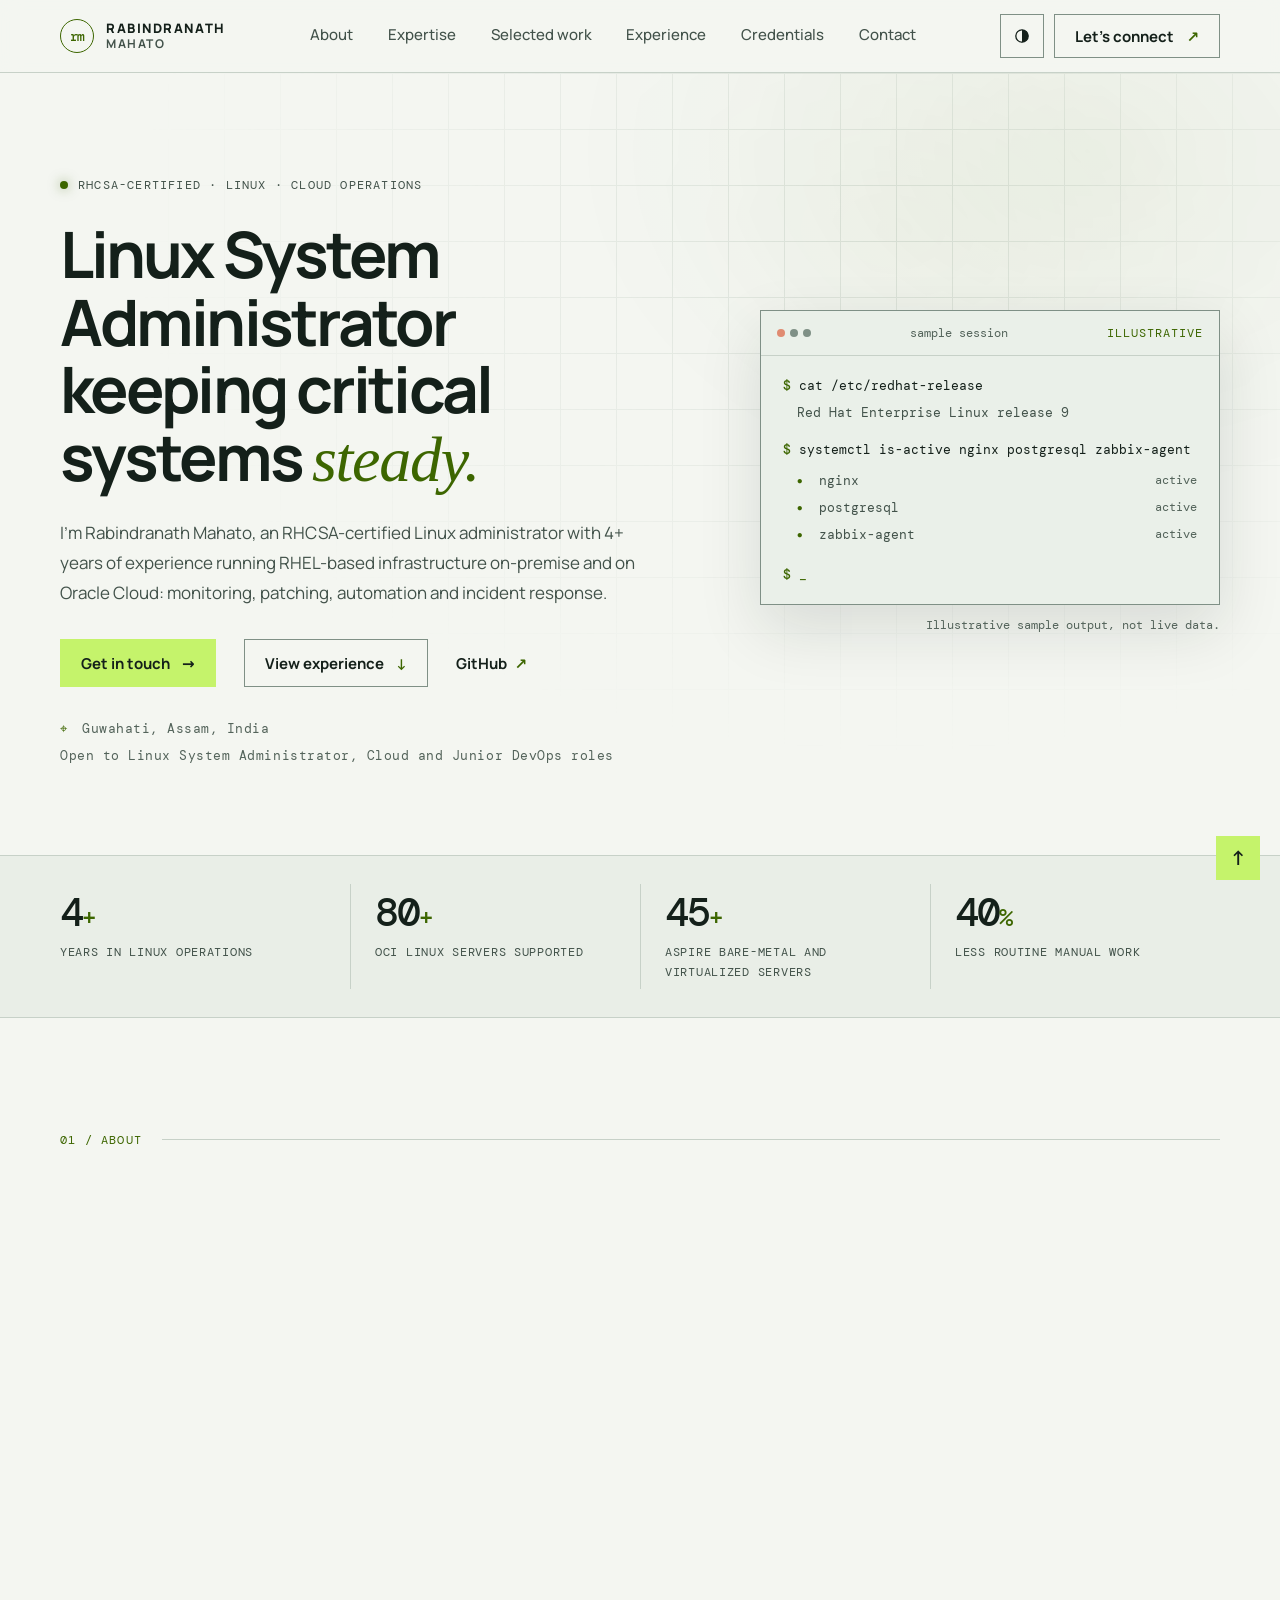
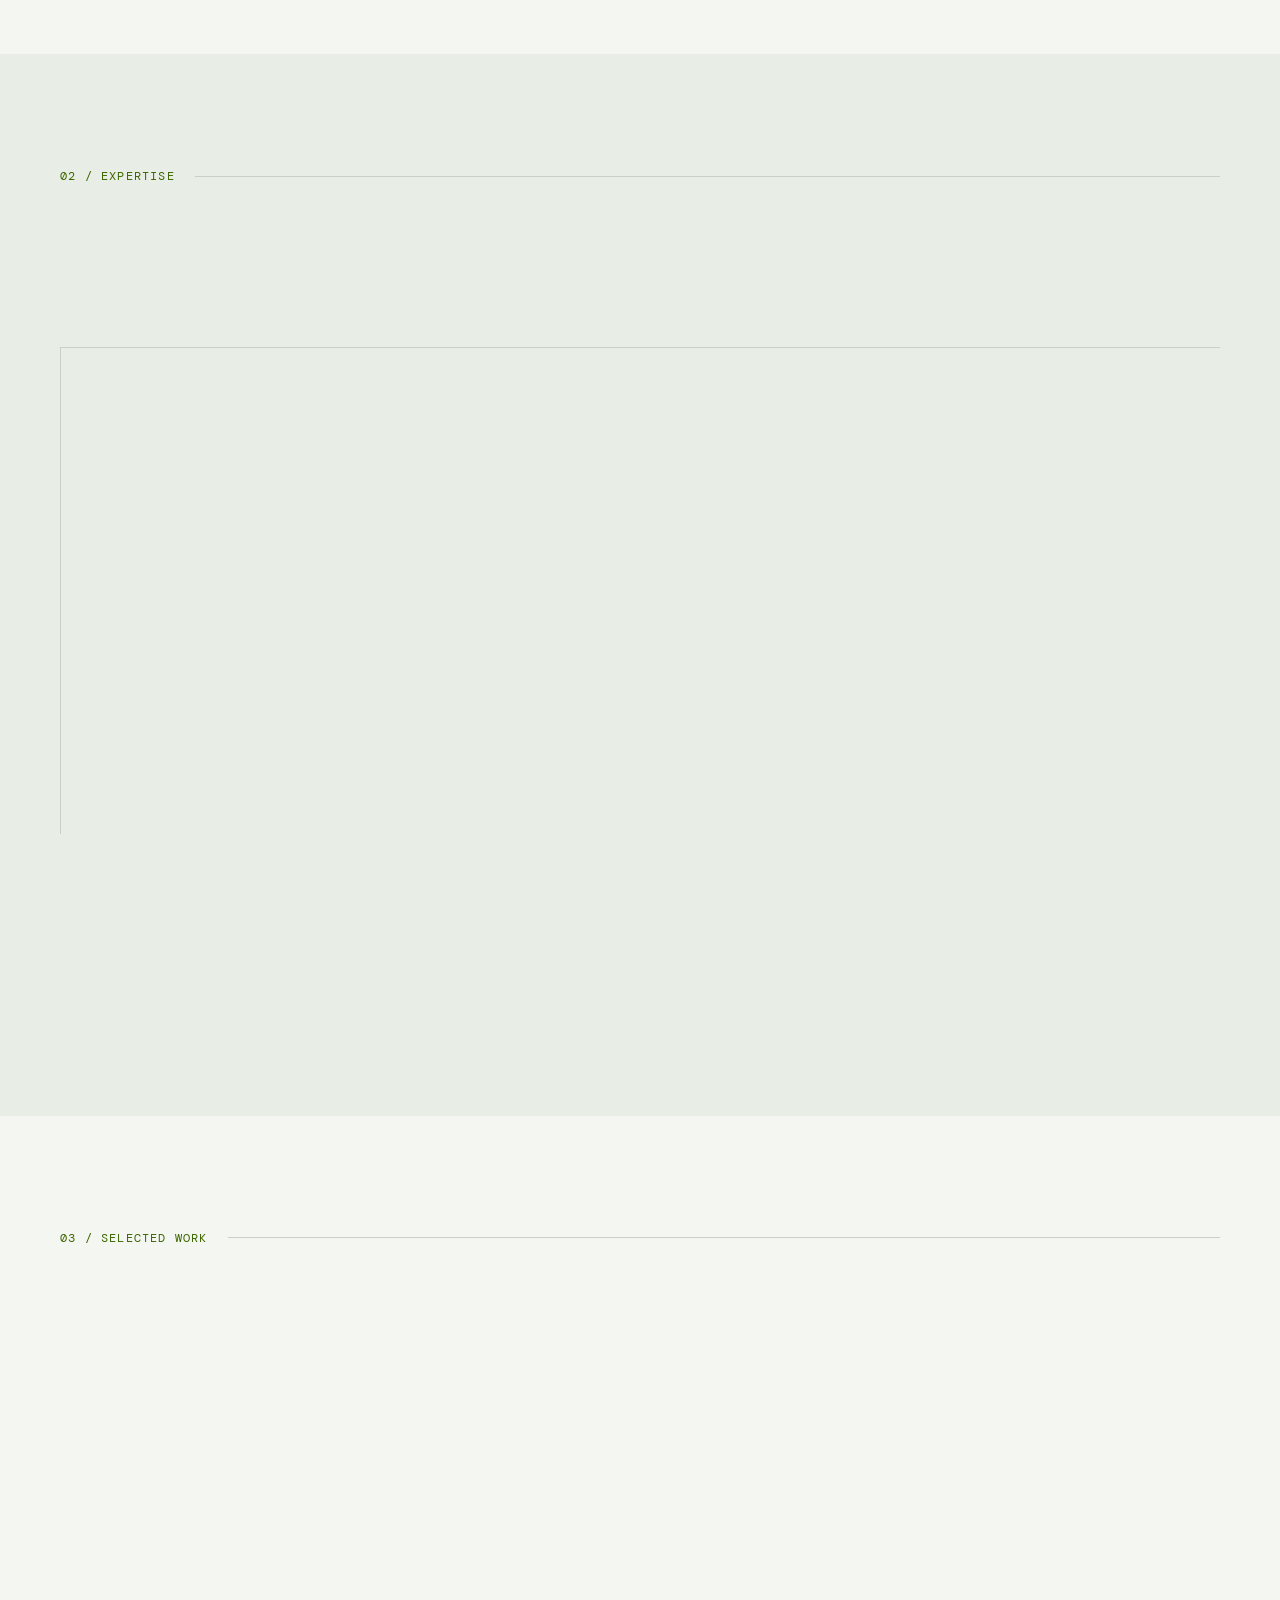
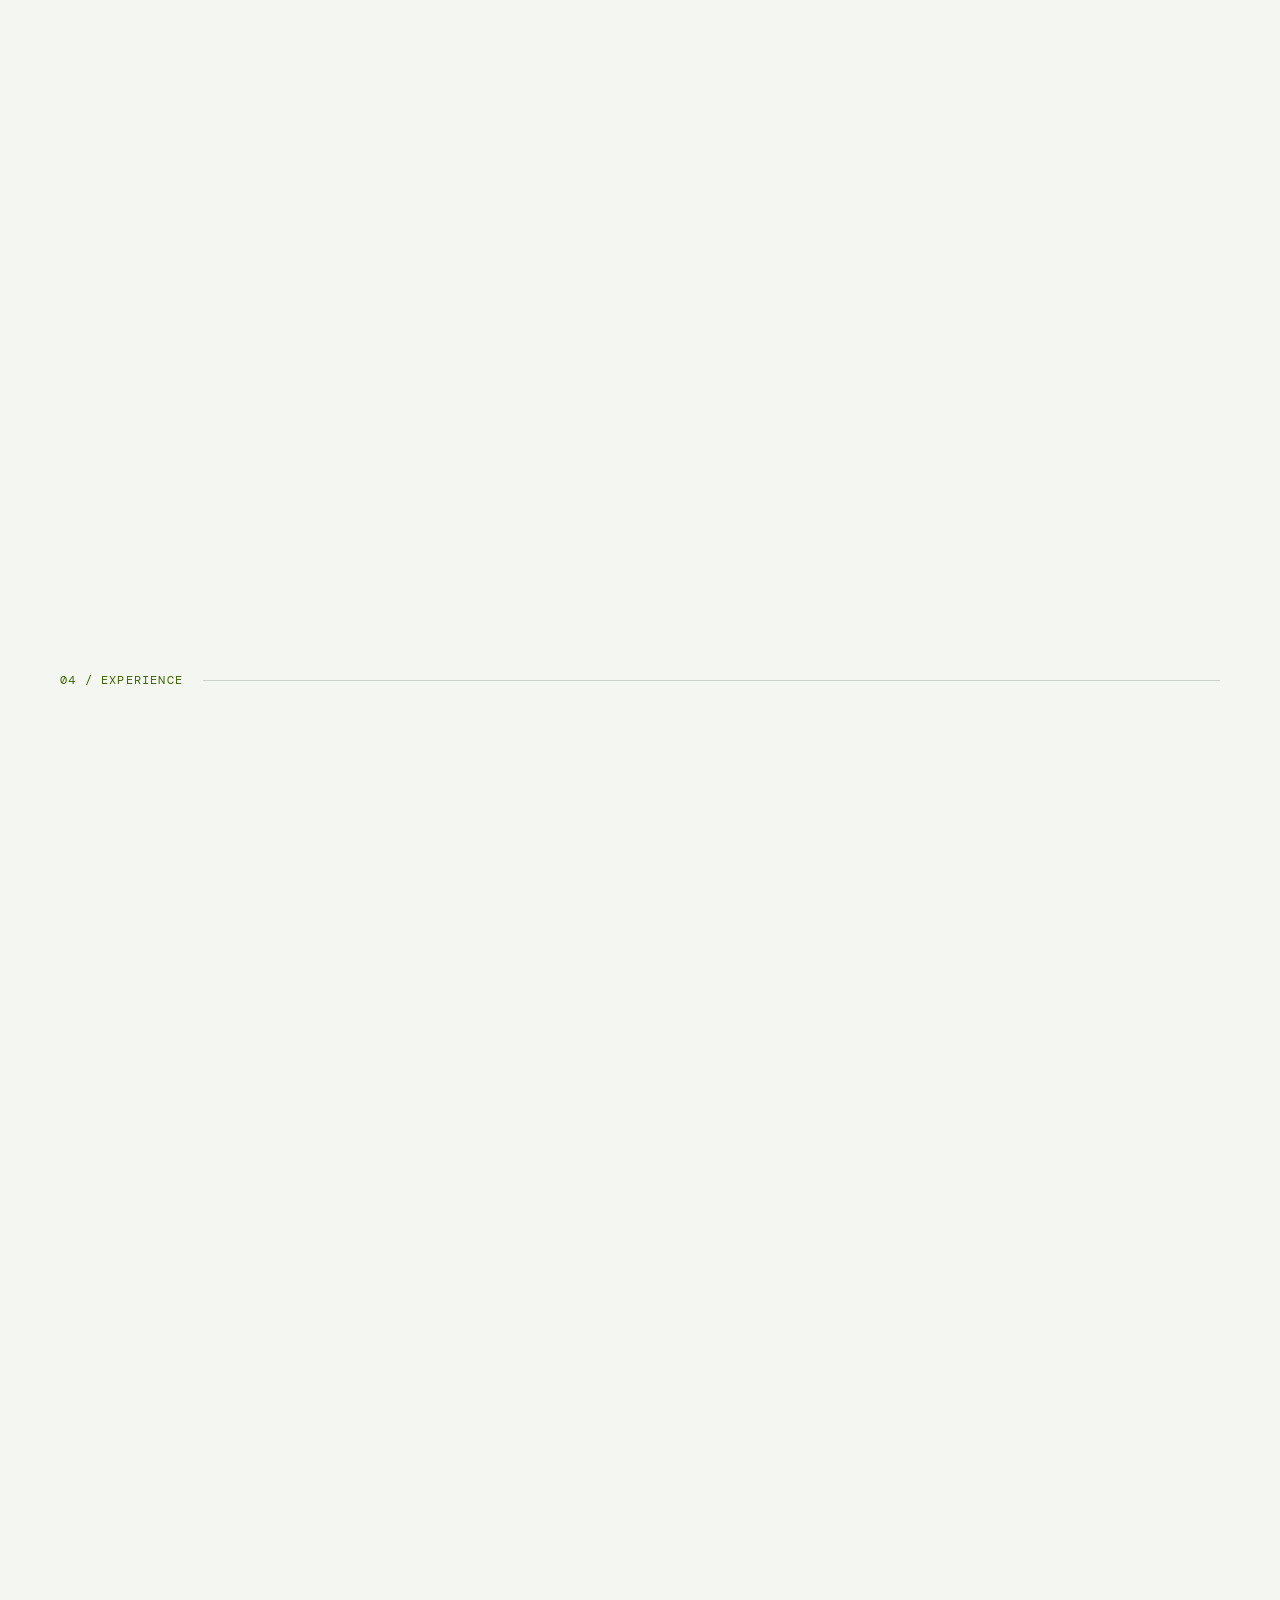
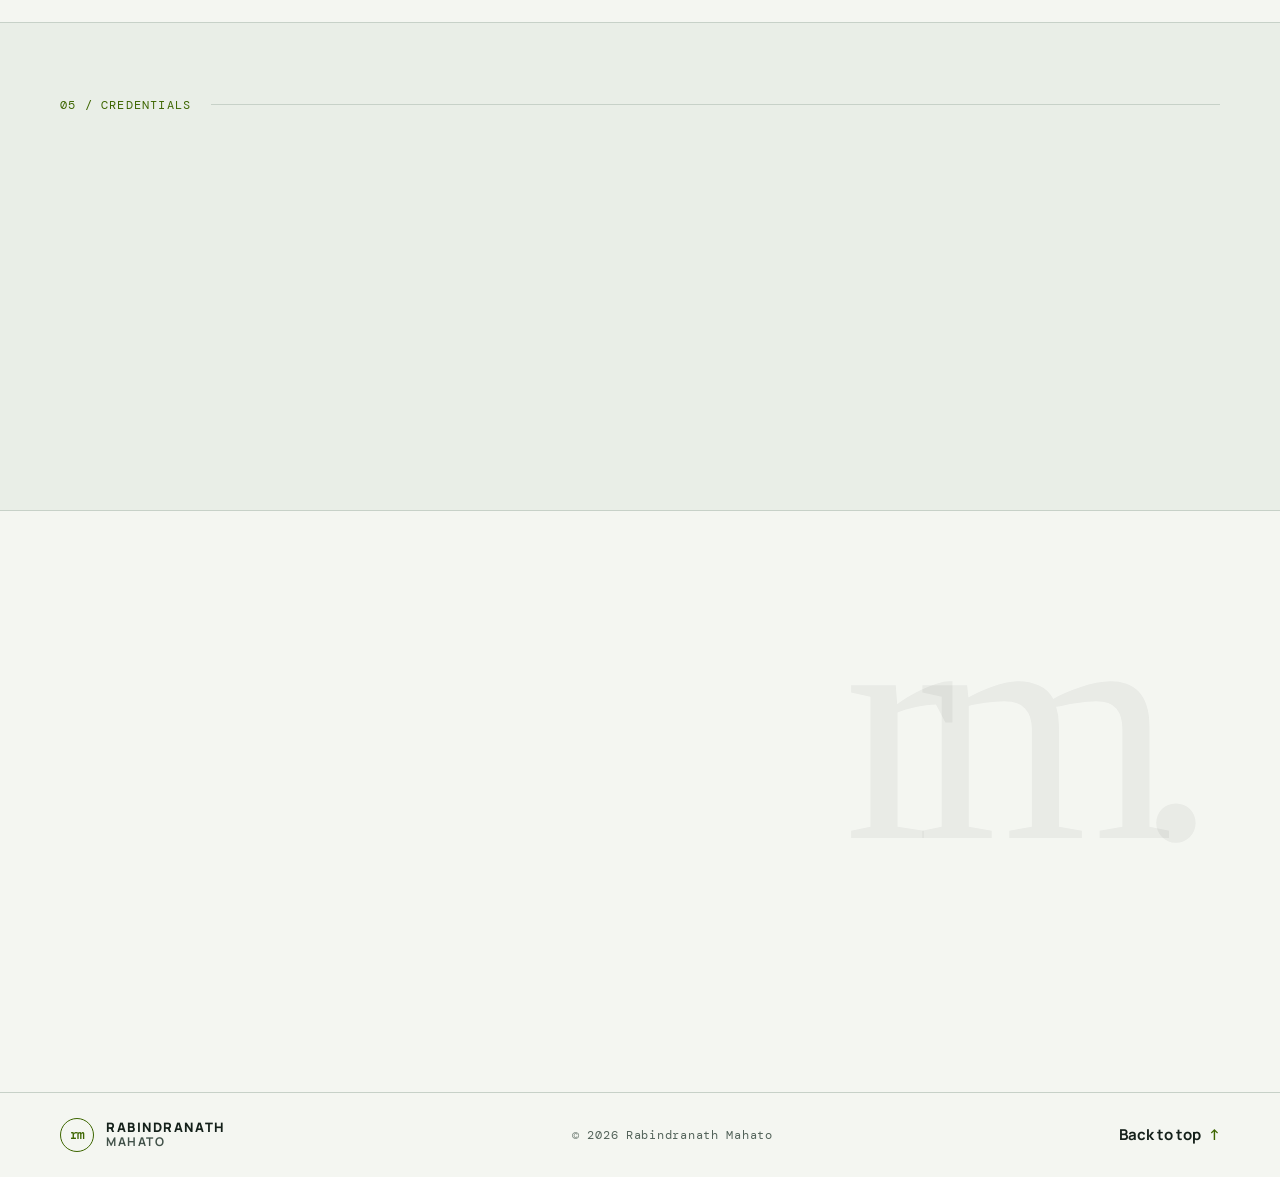
<file: index.html>
<!DOCTYPE html>
<html lang="en" data-theme="dark">
<head>
  <meta charset="utf-8">
  <meta name="viewport" content="width=device-width, initial-scale=1">
  <title>Rabindranath Mahato | Linux System Administrator (RHCSA)</title>
  <meta name="description" content="RHCSA-certified Linux System Administrator with 4+ years of experience in RHEL, Oracle Cloud (OCI), Zabbix monitoring and Bash automation. Based in Guwahati, India.">
  <meta name="author" content="Rabindranath Mahato">
  <meta name="robots" content="index, follow, max-image-preview:large">
  <meta name="color-scheme" content="dark light">
  <meta name="theme-color" content="#101918">
  <link rel="canonical" href="https://rabimahato38.github.io/">

  <!-- Security: no third-party requests are needed, so the policy can be strict.
       The one inline script (theme initialisation) is pinned by hash. -->
  <meta http-equiv="Content-Security-Policy" content="default-src 'none'; script-src 'self' 'sha256-e6xkvNT8Rb3RT7hsibOdYddBdHmuNn+8T+2GRF4cM7A='; style-src 'self'; font-src 'self'; img-src 'self' data:; connect-src 'self'; base-uri 'none'; form-action 'none'">
  <meta name="referrer" content="strict-origin-when-cross-origin">

  <meta property="og:type" content="website">
  <meta property="og:site_name" content="Rabindranath Mahato">
  <meta property="og:locale" content="en_IN">
  <meta property="og:title" content="Rabindranath Mahato | Linux System Administrator (RHCSA)">
  <meta property="og:description" content="Linux systems, cloud operations and infrastructure reliability. RHEL, Oracle Cloud, Zabbix, Bash.">
  <meta property="og:url" content="https://rabimahato38.github.io/">
  <meta property="og:image" content="https://rabimahato38.github.io/og-image.png?v=4">
  <meta property="og:image:width" content="1200">
  <meta property="og:image:height" content="630">
  <meta property="og:image:alt" content="Rabindranath Mahato, Linux System Administrator, RHCSA certified">
  <meta name="twitter:card" content="summary_large_image">
  <meta name="twitter:title" content="Rabindranath Mahato | Linux System Administrator (RHCSA)">
  <meta name="twitter:description" content="Linux systems, cloud operations and infrastructure reliability. RHEL, Oracle Cloud, Zabbix, Bash.">
  <meta name="twitter:image" content="https://rabimahato38.github.io/og-image.png?v=4">
  <meta name="twitter:image:alt" content="Rabindranath Mahato, Linux System Administrator, RHCSA certified">
  <meta name="twitter:url" content="https://rabimahato38.github.io/">

  <link rel="icon" href="favicon.svg?v=4" type="image/svg+xml">
  <link rel="icon" href="favicon.ico?v=4" sizes="32x32">
  <link rel="apple-touch-icon" href="apple-touch-icon.png?v=4">

  <script type="application/ld+json">
  {
    "@context": "https://schema.org",
    "@type": "Person",
    "@id": "https://rabimahato38.github.io/#person",
    "name": "Rabindranath Mahato",
    "url": "https://rabimahato38.github.io/",
    "jobTitle": "Linux System Administrator",
    "worksFor": { "@type": "Organization", "name": "Innoworq Infotech Private Limited" },
    "alumniOf": { "@type": "CollegeOrUniversity", "name": "Indira Gandhi National Open University" },
    "hasCredential": {
      "@type": "EducationalOccupationalCredential",
      "name": "Red Hat Certified System Administrator (RHCSA)",
      "credentialCategory": "certification",
      "recognizedBy": { "@type": "Organization", "name": "Red Hat" }
    },
    "knowsAbout": ["Linux system administration", "Red Hat Enterprise Linux", "Oracle Cloud Infrastructure", "Zabbix monitoring", "Bash scripting", "PostgreSQL"],
    "address": { "@type": "PostalAddress", "addressLocality": "Guwahati", "addressRegion": "Assam", "addressCountry": "IN" },
    "sameAs": ["https://www.linkedin.com/in/rabindranath-mahato", "https://github.com/rabimahato38"]
  }
  </script>

  <link rel="preload" href="assets/fonts/manrope-latin-wght-normal.woff2" as="font" type="font/woff2" crossorigin>
  <link rel="stylesheet" href="styles.css?v=4">
  <script>try{var d=document.documentElement,t=localStorage.getItem('portfolio-theme');if(t!=='light'&&t!=='dark')t=window.matchMedia('(prefers-color-scheme: light)').matches?'light':'dark';d.dataset.theme=t;var m=document.querySelector('meta[name="theme-color"]');if(m)m.content=t==='light'?'#f4f6f1':'#101918'}catch(e){}document.documentElement.classList.add('js');</script>
</head>
<body>
  <a class="skip-link" href="#main">Skip to main content</a>

  <header class="topbar">
    <div class="scroll-progress" aria-hidden="true"></div>
    <div class="container topbar-inner">
      <a class="wordmark" href="#home"><span class="mark" aria-hidden="true">rm</span><span>Rabindranath <small>Mahato</small></span></a>

      <nav id="main-nav" class="main-nav" aria-label="Primary">
        <a href="#about">About</a>
        <a href="#expertise">Expertise</a>
        <a href="#projects">Selected work</a>
        <a href="#experience">Experience</a>
        <a href="#credentials">Credentials</a>
        <a href="#contact">Contact</a>
        <a class="nav-extra" href="https://www.linkedin.com/in/rabindranath-mahato" target="_blank" rel="noopener noreferrer">LinkedIn <span aria-hidden="true">↗</span><span class="sr-only">(opens in a new tab)</span></a>
      </nav>

      <div class="header-actions">
        <button class="theme-toggle" type="button" aria-label="Light theme" aria-pressed="false">
          <svg viewBox="0 0 24 24" width="18" height="18" aria-hidden="true" focusable="false"><circle cx="12" cy="12" r="8.25" fill="none" stroke="currentColor" stroke-width="1.75"/><path d="M12 3.75a8.25 8.25 0 0 1 0 16.5z" fill="currentColor"/></svg>
        </button>
        <a class="button button-outline contact-button" href="https://www.linkedin.com/in/rabindranath-mahato" target="_blank" rel="noopener noreferrer">Let’s connect <span aria-hidden="true">↗</span><span class="sr-only">(opens in a new tab)</span></a>
        <button class="menu-toggle" type="button" aria-expanded="false" aria-controls="main-nav" aria-label="Open navigation"><span></span><span></span><span></span></button>
      </div>
    </div>
  </header>

  <main id="main">
    <section class="hero" id="home" aria-labelledby="hero-title">
      <div class="container hero-grid">
        <div>
          <p class="eyebrow"><span class="pulse" aria-hidden="true"></span>RHCSA-certified · Linux · Cloud operations</p>
          <h1 id="hero-title">Linux System Administrator keeping critical systems <em>steady.</em></h1>
          <p class="lead">I’m Rabindranath Mahato, an RHCSA-certified Linux administrator with 4+ years of experience running RHEL-based infrastructure on-premise and on Oracle Cloud: monitoring, patching, automation and incident response.</p>
          <div class="hero-actions">
            <a class="button button-primary" href="#contact">Get in touch <span aria-hidden="true">→</span></a>
            <a class="button button-outline" href="#experience">View experience <span aria-hidden="true">↓</span></a>
            <a class="text-link" href="https://github.com/rabimahato38" target="_blank" rel="noopener noreferrer">GitHub <span aria-hidden="true">↗</span><span class="sr-only">(opens in a new tab)</span></a>
          </div>
          <ul class="hero-meta">
            <li><span aria-hidden="true">⌖</span> Guwahati, Assam, India</li>
            <li>Open to Linux System Administrator, Cloud and Junior DevOps roles</li>
          </ul>
        </div>

        <div class="hero-art" aria-hidden="true">
          <div class="terminal">
            <div class="terminal-head"><span class="dots"><i></i><i></i><i></i></span><span>sample session</span><span class="terminal-status">illustrative</span></div>
            <div class="terminal-body">
              <p><b>$</b> cat /etc/redhat-release</p>
              <p class="out">Red Hat Enterprise Linux release 9</p>
              <p><b>$</b> systemctl is-active nginx postgresql zabbix-agent</p>
              <div class="service"><span class="ok">●</span> nginx <small>active</small></div>
              <div class="service"><span class="ok">●</span> postgresql <small>active</small></div>
              <div class="service"><span class="ok">●</span> zabbix-agent <small>active</small></div>
              <p class="prompt"><b>$</b> <span class="cursor">_</span></p>
            </div>
          </div>
          <p class="terminal-caption">Illustrative sample output, not live data.</p>
        </div>
      </div>
    </section>

    <section class="stats" aria-label="Career highlights">
      <div class="container">
        <ul class="stats-list">
          <li><strong><span class="count" data-count="4">4</span><span>+</span></strong><span class="stat-label">Years in Linux operations</span></li>
          <li><strong><span class="count" data-count="80">80</span><span>+</span></strong><span class="stat-label">OCI Linux servers supported</span></li>
          <li><strong><span class="count" data-count="45">45</span><span>+</span></strong><span class="stat-label">Aspire bare-metal and virtualized servers</span></li>
          <li><strong><span class="count" data-count="40">40</span><span>%</span></strong><span class="stat-label">Less routine manual work</span></li>
        </ul>
      </div>
    </section>

    <section class="section" id="about" aria-labelledby="about-title">
      <div class="container">
        <p class="section-label"><span>01 / About</span><span class="line"></span></p>
        <div class="about-content">
          <h2 id="about-title">Reliable infrastructure starts with <em>good operations.</em></h2>
          <div class="about-text">
            <p>Linux System Administrator with 4+ years of experience supporting enterprise infrastructure across on-premise and cloud environments. My day-to-day work covers incident response and root cause analysis, monitoring and observability, patching, storage, database operations, and automating repetitive maintenance.</p>
            <p>I currently support Oracle Cloud Infrastructure workloads for citizen-facing services, with a focus on uptime, faster incident resolution, and repeatable operational procedures.</p>
            <a class="arrow-link" href="https://www.linkedin.com/in/rabindranath-mahato" target="_blank" rel="noopener noreferrer">Connect on LinkedIn <span aria-hidden="true">↗</span><span class="sr-only">(opens in a new tab)</span></a>
          </div>
        </div>
      </div>
    </section>

    <section class="section expertise" id="expertise" aria-labelledby="expertise-title">
      <div class="container">
        <p class="section-label"><span>02 / Expertise</span><span class="line"></span></p>
        <div class="section-head">
          <h2 id="expertise-title">Tools I work <em>with every day.</em></h2>
          <p>A practical toolkit for keeping systems healthy, observable, secure, and ready to scale.</p>
        </div>
        <ul class="skill-grid">
          <li><span class="skill-num" aria-hidden="true">01</span><h3>Linux systems</h3><p>RHEL 7/8/9 · Ubuntu · CentOS · Rocky Linux</p><ul class="chips" aria-label="Linux skills"><li>systemd</li><li>LVM</li><li>RAID</li><li>Filesystems</li><li>Hardening</li></ul></li>
          <li><span class="skill-num" aria-hidden="true">02</span><h3>Cloud &amp; virtualization</h3><p>Oracle Cloud Infrastructure operations</p><ul class="chips" aria-label="Cloud skills"><li>OCI Compute</li><li>VCN</li><li>Storage</li><li>Security Lists</li></ul></li>
          <li><span class="skill-num" aria-hidden="true">03</span><h3>Monitoring &amp; response</h3><p>Monitoring, troubleshooting and root cause analysis</p><ul class="chips" aria-label="Monitoring skills"><li>Zabbix</li><li>Prometheus</li><li>Grafana</li><li>sar</li><li>vmstat</li><li>iostat</li></ul></li>
          <li><span class="skill-num" aria-hidden="true">04</span><h3>Automation &amp; data</h3><p>Repeatable maintenance and recovery workflows</p><ul class="chips" aria-label="Automation and database skills"><li>Bash</li><li>Git</li><li>PostgreSQL</li><li>MariaDB</li><li>MySQL</li></ul></li>
          <li><span class="skill-num" aria-hidden="true">05</span><h3>Containers &amp; web</h3><p>Application runtime and web server operations</p><ul class="chips" aria-label="Container and web server skills"><li>Docker</li><li>Compose</li><li>Nginx</li><li>Apache</li><li>Tomcat</li></ul></li>
          <li><span class="skill-num" aria-hidden="true">06</span><h3>Networking &amp; services</h3><p>Core Linux network services and controls</p><ul class="chips" aria-label="Networking skills"><li>DNS / DHCP</li><li>NFS / Samba</li><li>firewalld</li><li>Routing</li></ul></li>
        </ul>
        <div class="working-knowledge">
          <h3>Working knowledge</h3>
          <p>Foundations I use and continue to build on alongside my production work.</p>
          <ul class="chips" aria-label="Working knowledge"><li>AWS (fundamentals)</li><li>Kubernetes</li><li>Ansible</li><li>CI/CD pipelines</li></ul>
        </div>
      </div>
    </section>

    <section class="section" id="projects" aria-labelledby="projects-title">
      <div class="container">
        <p class="section-label"><span>03 / Selected work</span><span class="line"></span></p>
        <div class="section-head">
          <h2 id="projects-title">Practical work. <em>Reliable operations.</em></h2>
          <p>Selected contributions across monitoring, automation, backups, and Linux fleet operations.</p>
        </div>
        <div class="project-grid">
          <article class="project-card">
            <p class="card-label"><span>Observability · Innoworq</span><span class="project-icon" aria-hidden="true">⌁</span></p>
            <h3>Proactive monitoring for an 80+ server fleet</h3>
            <p>Implemented Zabbix active checks, custom parameters, and alert triggers across OCI Linux endpoints supporting citizen-facing services.</p>
            
            <ul class="chips" aria-label="Technologies"><li>Zabbix</li><li>OCI</li><li>Linux</li></ul>
            <a class="project-link" href="#role-innoworq">View role at Innoworq Infotech <span aria-hidden="true">↓</span></a>
          </article>
          <article class="project-card">
            <p class="card-label"><span>Automation · Innoworq</span><span class="project-icon" aria-hidden="true">{ }</span></p>
            <h3>Repeatable database and system routines</h3>
            <p>Built reusable Bash workflows for recurring PostgreSQL tasks, log rotation, and system health verification to reduce routine manual administration.</p>
            <p class="project-result"><strong>40%</strong><span>less routine manual workload</span></p>
            <ul class="chips" aria-label="Technologies"><li>Bash</li><li>PostgreSQL</li><li>Cron</li></ul>
            <a class="project-link" href="#role-innoworq">View role at Innoworq Infotech <span aria-hidden="true">↓</span></a>
          </article>
          <article class="project-card">
            <p class="card-label"><span>Resilience · Innoworq</span><span class="project-icon" aria-hidden="true">⟳</span></p>
            <h3>Repeatable data backup setup</h3>
            <p>Created a script to set up data backups, making the backup process more repeatable.</p>
            
            <ul class="chips" aria-label="Technologies"><li>Bash</li><li>Data backups</li><li>Linux</li></ul>
            <a class="project-link" href="#role-innoworq">View role at Innoworq Infotech <span aria-hidden="true">↓</span></a>
          </article>
          <article class="project-card">
            <p class="card-label"><span>Fleet operations · Aspire Softech</span><span class="project-icon" aria-hidden="true">⌘</span></p>
            <h3>Linux operations across 45+ servers</h3>
            <p>Supported Linux operations across bare-metal and virtualized servers, including storage administration with LVM.</p>
            
            <ul class="chips" aria-label="Technologies"><li>RHEL</li><li>Ubuntu</li><li>LVM</li><li>Networking</li></ul>
            <a class="project-link" href="#role-aspire">View role at Aspire Softech <span aria-hidden="true">↓</span></a>
          </article>
        </div>
      </div>
    </section>

    <section class="section" id="experience" aria-labelledby="experience-title">
      <div class="container">
        <p class="section-label"><span>04 / Experience</span><span class="line"></span></p>
        <div class="section-head">
          <h2 id="experience-title">Operations that <em>make a difference.</em></h2>
          <p>Hands-on ownership of production systems, service health, and reliable delivery.</p>
        </div>

        <article class="job" id="role-innoworq" aria-labelledby="role-innoworq-title">
          <div class="job-meta"><p><time datetime="2026-04">Apr 2026</time> — Present</p><p class="badge-current"><span class="pulse" aria-hidden="true"></span>Current role</p><p>Guwahati, Assam</p></div>
          <div class="job-body">
            <h3 id="role-innoworq-title">Linux System Administrator L1</h3>
            <p class="company">Innoworq Infotech Private Limited</p>
            <p>Contributed to infrastructure operations supporting Assam State citizen services and the Directorate of Land Records and Surveys (DLRS), including administration and monitoring of 80+ OCI Linux servers.</p>
            <ul>
              <li>Built Zabbix active checks, custom parameters, and alert triggers across 80+ endpoints.</li>
              <li>Automated recurring PostgreSQL tasks, log rotations, and health checks; reduced routine manual workload by 40%.</li>
              <li>Created a script to set up data backups and make the process repeatable.</li>
            </ul>
            <ul class="chips" aria-label="Technologies"><li>OCI</li><li>RHEL</li><li>Zabbix</li><li>Bash</li><li>PostgreSQL</li><li>Docker</li></ul>
          </div>
        </article>

        <article class="job" id="role-aspire" aria-labelledby="role-aspire-title">
          <div class="job-meta"><p><time datetime="2022-09">Sep 2022</time> — <time datetime="2026-04">Apr 2026</time></p><p>Jamshedpur, Jharkhand</p></div>
          <div class="job-body">
            <h3 id="role-aspire-title">Linux Administrator L1</h3>
            <p class="company">Aspire Softech Solutions Private Limited</p>
            <p>Supported Linux operations across 45+ bare-metal and virtualized servers, including storage administration with LVM.</p>
            <ul>
              <li>Handled Linux patching and kernel updates across bare-metal and virtualized environments.</li>
              <li>Used LVM for storage administration and supported core Linux network services.</li>
              <li>Maintained Nginx, HTTPD, and PostgreSQL services.</li>
            </ul>
            <ul class="chips" aria-label="Technologies"><li>Linux</li><li>LVM</li><li>Networking</li><li>Nginx</li><li>PostgreSQL</li><li>firewalld</li></ul>
          </div>
        </article>
      </div>
    </section>

    <section class="credentials" id="credentials" aria-labelledby="credentials-title">
      <div class="container">
        <p class="section-label"><span>05 / Credentials</span><span class="line"></span></p>
        <div class="credential-content">
          <div>
            <p class="eyebrow">Certified in Linux administration</p>
            <h2 id="credentials-title">Red Hat Certified <em>System Administrator.</em></h2>
            <p class="credential-detail">RHCSA · Red Hat Enterprise Linux<br>Certification ID: 250-043-163 · Active</p>
          </div>
          <div class="credential-seal" aria-hidden="true"><span>Red Hat</span><strong>RHCSA</strong><small>RHEL<br>certified</small></div>
        </div>
        <dl class="education">
          <dt>Education</dt>
          <dd>Bachelor of Arts (English) <small>Indira Gandhi National Open University · 2021</small></dd>
          <dt>Languages</dt>
          <dd>English <small>Professional</small> <span class="sep" aria-hidden="true">·</span> Hindi <small>Fluent</small> <span class="sep" aria-hidden="true">·</span> Bengali <small>Native</small></dd>
        </dl>
      </div>
    </section>

    <section class="contact-section" id="contact" aria-labelledby="contact-title">
      <div class="container">
        <div class="contact-inner">
          <p class="eyebrow"><span class="pulse" aria-hidden="true"></span>Open to new connections</p>
          <h2 id="contact-title">Let’s keep good systems <em>running.</em></h2>
          <p class="contact-text">Open to Linux System Administrator, Cloud Engineer and Junior DevOps Engineer roles. The quickest way to reach me is LinkedIn.</p>
          <a class="button button-primary" href="https://www.linkedin.com/in/rabindranath-mahato" target="_blank" rel="noopener noreferrer">Get in touch <span aria-hidden="true">↗</span><span class="sr-only">(opens in a new tab)</span></a>
          <p class="contact-social"><a href="https://www.linkedin.com/in/rabindranath-mahato" target="_blank" rel="noopener noreferrer">LinkedIn <span aria-hidden="true">↗</span><span class="sr-only">(opens in a new tab)</span></a><a href="https://github.com/rabimahato38" target="_blank" rel="noopener noreferrer">GitHub <span aria-hidden="true">↗</span><span class="sr-only">(opens in a new tab)</span></a></p>
        </div>
      </div>
    </section>
  </main>

  <footer class="site-footer">
    <div class="container footer-inner">
      <a class="wordmark" href="#home"><span class="mark" aria-hidden="true">rm</span><span>Rabindranath <small>Mahato</small></span></a>
      <span class="copyright">© 2026 Rabindranath Mahato</span>
      <a class="text-link" href="#home">Back to top <span aria-hidden="true">↑</span></a>
    </div>
    <a class="back-top" href="#home" aria-label="Back to top"><span aria-hidden="true">↑</span></a>
  </footer>

  <script src="script.js?v=4" defer></script>
</body>
</html>
</file>
<file: styles.css>
/* ==========================================================================
   Rabindranath Mahato — portfolio
   Structure: fonts → tokens → base → layout → components → sections →
   responsive → motion/print. Colours live only in the tokens below.
   ========================================================================== */

/* ---------- Fonts (self-hosted, SIL OFL 1.1; see assets/fonts/LICENSE-FONTS.txt) ---------- */
@font-face {
  font-family: "Manrope";
  src: url("assets/fonts/manrope-latin-wght-normal.woff2") format("woff2");
  font-weight: 200 800;
  font-style: normal;
  font-display: swap;
}
@font-face {
  font-family: "DM Mono";
  src: url("assets/fonts/dm-mono-latin-400-normal.woff2") format("woff2");
  font-weight: 400;
  font-style: normal;
  font-display: swap;
}
@font-face {
  font-family: "DM Mono";
  src: url("assets/fonts/dm-mono-latin-500-normal.woff2") format("woff2");
  font-weight: 500;
  font-style: normal;
  font-display: swap;
}

/* ---------- Design tokens ---------- */
:root {
  --sans: "Manrope", system-ui, -apple-system, "Segoe UI", Roboto, "Helvetica Neue", Arial, sans-serif;
  --mono: "DM Mono", ui-monospace, "SFMono-Regular", Menlo, Consolas, monospace;
  --serif: Georgia, "Times New Roman", serif;

  --header-h: 72px;
  --gutter: clamp(20px, 5vw, 40px);
  --max: 1160px;

  /* dark theme (default). Text pairs are all >= 6.4:1 on their surfaces. */
  --bg: #101918;
  --surface: #15211f;
  --band: #172220;
  --terminal: #0d1514;
  --text: #e9efea;
  --muted: #aebbb3;
  --subtle: #97a79e;
  --accent: #c5f36b;        /* accent used as text/lines */
  --accent-fill: #c5f36b;   /* accent used as a button fill */
  --on-accent: #14201a;
  --line: #2b3a35;          /* decorative hairlines */
  --line-strong: #66796f;   /* borders of interactive controls (>= 3:1) */
  --shadow: 0 24px 70px rgb(0 0 0 / 0.35);
}
:root[data-theme="light"] {
  --bg: #f4f6f1;
  --surface: #e8eee6;
  --band: #e9eee7;
  --terminal: #eaf0e9;
  --text: #14201a;
  --muted: #42524a;
  --subtle: #53635a;
  --accent: #3d6600;        /* dark green: 6.2:1 on --bg (lime was 1.15:1) */
  --accent-fill: #c5f36b;
  --on-accent: #14201a;
  --line: #c7d1c8;
  --line-strong: #7f9086;
  --shadow: 0 24px 60px rgb(20 32 26 / 0.12);
  color-scheme: light;
}
:root[data-theme="dark"] { color-scheme: dark; }

/* ---------- Base ---------- */
*, *::before, *::after { box-sizing: border-box; }
html { -webkit-text-size-adjust: 100%; scroll-padding-top: calc(var(--header-h) + 16px); }
@media (prefers-reduced-motion: no-preference) { html { scroll-behavior: smooth; } }
body {
  margin: 0;
  background: var(--bg);
  color: var(--text);
  font: 400 1rem/1.7 var(--sans);
  text-rendering: optimizeLegibility;
  -webkit-font-smoothing: antialiased;
}
h1, h2, h3, p, ul, dl, dd { margin: 0; }
ul { padding: 0; list-style: none; }
a { color: inherit; text-decoration: none; }
a:hover { color: var(--accent); }
img, svg { max-width: 100%; }
:focus-visible { outline: 2px solid var(--accent); outline-offset: 3px; border-radius: 2px; }

.container { width: min(100% - 2 * var(--gutter), var(--max)); margin-inline: auto; }
.sr-only {
  position: absolute; width: 1px; height: 1px; margin: -1px; padding: 0; overflow: hidden;
  clip-path: inset(50%); white-space: nowrap; border: 0;
}
.skip-link {
  position: absolute; left: 12px; top: -80px; z-index: 100;
  padding: 10px 16px; background: var(--accent-fill); color: var(--on-accent); font-weight: 700;
}
.skip-link:focus { top: 12px; color: var(--on-accent); }

/* Shared type roles */
.eyebrow, .section-label, .card-label, .stat-label, .terminal, .chips, .skill-num, .job-meta, .project-result span {
  font-family: var(--mono);
}
.eyebrow { font-size: 0.75rem; letter-spacing: 0.1em; text-transform: uppercase; color: var(--muted); }
em { font-family: var(--serif); font-weight: 400; font-style: italic; color: var(--accent); letter-spacing: -0.02em; }
h2 { font-size: clamp(1.875rem, 3.6vw, 2.75rem); line-height: 1.15; letter-spacing: -0.035em; font-weight: 600; text-wrap: balance; }
h3 { font-size: 1.125rem; line-height: 1.35; font-weight: 700; }

/* ---------- Buttons & links ---------- */
.button {
  display: inline-flex; align-items: center; justify-content: center; gap: 12px;
  min-height: 44px; padding: 10px 20px;
  font: 700 0.9375rem/1 var(--sans); border: 1px solid transparent; cursor: pointer;
  transition: background-color 0.2s, border-color 0.2s, color 0.2s;
}
.button-primary { background: var(--accent-fill); color: var(--on-accent); }
.button-primary:hover { background: var(--text); color: var(--bg); }
.button-outline { border-color: var(--line-strong); color: var(--text); }
.button-outline:hover { border-color: var(--accent); color: var(--accent); }
.button span[aria-hidden], .text-link span[aria-hidden], .arrow-link span[aria-hidden] { color: var(--accent); }
.button-primary span[aria-hidden] { color: inherit; }
.text-link, .arrow-link, .contact-social a {
  display: inline-flex; align-items: center; gap: 8px; min-height: 44px;
  font-weight: 700; font-size: 0.9375rem;
}

/* ---------- Header ---------- */
.topbar {
  position: sticky; top: 0; z-index: 20;
  background: var(--bg);
  border-bottom: 1px solid var(--line);
}
@supports (background: color-mix(in srgb, red, blue)) {
  .topbar { background: color-mix(in srgb, var(--bg) 92%, transparent); -webkit-backdrop-filter: blur(10px); backdrop-filter: blur(10px); }
}
.topbar-inner { height: var(--header-h); display: flex; align-items: center; justify-content: space-between; gap: 24px; }
.wordmark { display: inline-flex; align-items: center; gap: 12px; font-weight: 800; font-size: 0.8125rem; letter-spacing: 0.12em; text-transform: uppercase; line-height: 1.2; }
.wordmark:hover { color: var(--text); }
.wordmark small { display: block; font-size: 0.75rem; color: var(--muted); font-weight: 700; }
.mark {
  width: 34px; height: 34px; flex: none; display: grid; place-items: center;
  border: 1px solid var(--accent); border-radius: 50%; color: var(--accent);
  font: 500 0.8125rem var(--mono); letter-spacing: -0.08em; text-transform: lowercase;
}
.main-nav { display: flex; gap: clamp(16px, 2.4vw, 32px); font-size: 0.9375rem; font-weight: 500; }
.main-nav a { color: var(--muted); padding: 10px 2px; border-bottom: 2px solid transparent; }
.main-nav a:hover, .main-nav a[aria-current="location"] { color: var(--text); }
.main-nav a[aria-current="location"] { border-bottom-color: var(--accent); }
.nav-extra { display: none; }
.header-actions { display: flex; align-items: center; gap: 10px; }
.theme-toggle, .menu-toggle {
  width: 44px; height: 44px; display: grid; place-items: center; padding: 0;
  background: transparent; color: var(--text); border: 1px solid var(--line-strong); cursor: pointer;
}
.theme-toggle:hover, .menu-toggle:hover { border-color: var(--accent); color: var(--accent); }
.menu-toggle { display: none; align-content: center; gap: 5px; }
.menu-toggle span { display: block; width: 18px; height: 2px; background: currentColor; transition: transform 0.2s, opacity 0.2s; }
.menu-toggle[aria-expanded="true"] span:nth-child(1) { transform: translateY(7px) rotate(45deg); }
.menu-toggle[aria-expanded="true"] span:nth-child(2) { opacity: 0; }
.menu-toggle[aria-expanded="true"] span:nth-child(3) { transform: translateY(-7px) rotate(-45deg); }

/* ---------- Hero ---------- */
.hero { padding-block: clamp(48px, 8vw, 104px) clamp(48px, 7vw, 88px); }
.hero-grid { display: grid; grid-template-columns: minmax(0, 1.15fr) minmax(0, 0.85fr); gap: clamp(32px, 6vw, 80px); align-items: center; }
.pulse { display: inline-block; width: 8px; height: 8px; margin-right: 10px; border-radius: 50%; background: var(--accent); box-shadow: 0 0 12px color-mix(in srgb, var(--accent) 50%, transparent); }
.hero h1 { margin-top: 24px; font-size: clamp(2.375rem, 5.4vw, 4rem); line-height: 1.06; letter-spacing: -0.045em; font-weight: 700; text-wrap: balance; }
.lead { margin-top: 24px; max-width: 34em; font-size: 1.0625rem; line-height: 1.75; color: var(--muted); }
.hero-actions { display: flex; flex-wrap: wrap; align-items: center; gap: 12px 28px; margin-top: 32px; }
.hero-meta { margin-top: 32px; display: grid; gap: 6px; font: 0.8125rem/1.6 var(--mono); letter-spacing: 0.04em; color: var(--subtle); }
.hero-meta span { color: var(--accent); padding-right: 6px; }

.terminal { width: 100%; max-width: 460px; margin-inline: auto; border: 1px solid var(--line-strong); background: var(--terminal); box-shadow: var(--shadow); }
.terminal-head { display: flex; align-items: center; justify-content: space-between; gap: 12px; padding: 12px 16px; border-bottom: 1px solid var(--line); font-size: 0.75rem; color: var(--subtle); }
.dots { display: flex; gap: 5px; }
.dots i { width: 8px; height: 8px; border-radius: 50%; background: var(--line-strong); }
.dots i:first-child { background: #e08b71; }
.terminal-status { color: var(--accent); text-transform: uppercase; letter-spacing: 0.08em; }
.terminal-body { padding: 20px 22px 18px; font-size: 0.8125rem; line-height: 1.6; color: var(--text); }
.terminal-body p { margin-bottom: 8px; overflow-wrap: anywhere; }
.terminal-body b { color: var(--accent); font-weight: 500; }
.terminal-body .out { color: var(--muted); margin: -2px 0 16px 14px; }
.service { padding: 3px 0 3px 14px; color: var(--muted); }
.service small { float: right; font-size: 0.75rem; color: var(--subtle); }
.ok { color: var(--accent); font-size: 0.625rem; margin-right: 8px; vertical-align: 1px; }
.prompt { margin: 16px 0 0 !important; }
.cursor { color: var(--accent); animation: blink 1s steps(2, start) infinite; }
@keyframes blink { to { visibility: hidden; } }
.terminal-caption { max-width: 460px; margin: 12px auto 0; font: 0.75rem var(--mono); color: var(--subtle); text-align: right; }

/* ---------- Stats ---------- */
.stats { background: var(--band); border-block: 1px solid var(--line); }
.stats-list { display: grid; grid-template-columns: repeat(4, 1fr); padding-block: 28px; }
.stats-list li { padding: 6px 24px; border-left: 1px solid var(--line); }
.stats-list li:first-child { border-left: 0; padding-left: 0; }
.stats-list strong { display: block; font: 500 clamp(1.875rem, 3.4vw, 2.5rem)/1.1 var(--mono); letter-spacing: -0.05em; }
.stats-list strong > span:not(.count) { color: var(--accent); font-size: 0.6em; letter-spacing: 0; }
.stat-label { display: block; margin-top: 8px; font-size: 0.75rem; letter-spacing: 0.06em; text-transform: uppercase; color: var(--muted); }

/* ---------- Sections ---------- */
.section { padding-block: clamp(64px, 9vw, 112px); }
.section-label { display: flex; align-items: center; gap: 20px; font-size: 0.75rem; letter-spacing: 0.1em; text-transform: uppercase; color: var(--accent); }
.section-label .line { flex: 1; height: 1px; background: var(--line); }
.section-head { display: flex; justify-content: space-between; align-items: end; gap: 32px; padding-block: 48px 36px; }
.section-head > p { max-width: 20em; color: var(--muted); font-size: 0.9375rem; line-height: 1.7; }

.about-content { display: grid; grid-template-columns: 1.1fr 1fr; gap: clamp(32px, 8vw, 96px); padding-top: 48px; align-items: start; }
.about-text { color: var(--muted); font-size: 1.0625rem; line-height: 1.75; }
.about-text p { margin-bottom: 16px; }
.arrow-link { color: var(--text); }

.expertise { background: var(--surface); }
.skill-grid { display: grid; grid-template-columns: repeat(3, 1fr); border-top: 1px solid var(--line); border-left: 1px solid var(--line); }
.skill-grid > li { position: relative; padding: 28px 24px; border-right: 1px solid var(--line); border-bottom: 1px solid var(--line); }
.skill-num { font-size: 0.75rem; color: var(--accent); }
.skill-grid h3 { margin: 16px 0 6px; }
.skill-grid p { font-size: 0.9375rem; line-height: 1.55; color: var(--muted); }
.chips { display: flex; flex-wrap: wrap; gap: 6px; margin-top: 16px; }
.chips li { padding: 4px 9px; border: 1px solid var(--line-strong); font-size: 0.75rem; line-height: 1.5; color: var(--muted); }
.working-knowledge { margin-top: 24px; padding: 24px; border: 1px dashed var(--line-strong); }
.working-knowledge h3 { font-size: 1rem; }
.working-knowledge p { margin-top: 4px; font-size: 0.9375rem; color: var(--muted); }

.project-grid { display: grid; grid-template-columns: repeat(2, 1fr); gap: 16px; }
.project-card { display: flex; flex-direction: column; padding: 28px; border: 1px solid var(--line); background: var(--surface); transition: transform 0.2s, border-color 0.2s; }
.project-card:hover, .project-card:focus-within { transform: translateY(-2px); border-color: var(--line-strong); }
.card-label { display: flex; justify-content: space-between; align-items: center; gap: 12px; font-size: 0.75rem; letter-spacing: 0.06em; text-transform: uppercase; color: var(--subtle); }
.project-icon { font-size: 1.25rem; color: var(--accent); }
.project-card h3 { margin: 20px 0 8px; font-size: 1.25rem; line-height: 1.35; }
.project-card > p:not(.card-label, .project-result) { font-size: 0.9375rem; line-height: 1.7; color: var(--muted); }
.project-result { display: flex; align-items: baseline; gap: 12px; margin-top: 20px; }
.project-result strong { font: 500 1.75rem/1 var(--mono); color: var(--accent); }
.project-result span { font-size: 0.8125rem; color: var(--muted); }
.project-link { display: inline-flex; align-items: center; gap: 8px; margin-top: auto; padding-top: 20px; font-size: 0.875rem; font-weight: 700; }
.project-link span { color: var(--accent); }

.job { display: grid; grid-template-columns: 200px 1fr; gap: 24px; padding: 32px 0 36px; border-top: 1px solid var(--line); }
.job:last-child { border-bottom: 1px solid var(--line); }
.job-meta { display: grid; align-content: start; gap: 6px; font-size: 0.8125rem; letter-spacing: 0.03em; text-transform: uppercase; color: var(--muted); }
.company { margin: 4px 0 14px; font-weight: 700; color: var(--accent); }
.job-body > p:not(.company) { color: var(--muted); }
.job-body > ul:not(.chips) { margin: 12px 0 4px; padding-left: 20px; list-style: disc; }
.job-body li { margin-bottom: 6px; color: var(--muted); }
.job-body li::marker { color: var(--accent); }
.job-body .chips li { margin: 0; }

.credentials { position: relative; overflow: hidden; background: var(--band); padding-block: 72px; border-block: 1px solid var(--line); }
.credential-content { display: flex; justify-content: space-between; align-items: center; gap: 32px; padding-block: 44px 36px; }
.credential-content h2 { margin-block: 14px; font-size: clamp(1.75rem, 3.2vw, 2.25rem); }
.credential-detail { color: var(--muted); line-height: 1.8; }
.credential-seal {
  width: 148px; height: 148px; flex: none; display: flex; flex-direction: column; align-items: center; justify-content: center;
  border: 1px solid var(--accent); border-radius: 50%; outline: 1px dashed var(--line-strong); outline-offset: 7px;
  color: var(--accent); transform: rotate(-10deg); font-family: var(--mono); text-align: center;
}
.credential-seal span, .credential-seal small { font-size: 0.6875rem; letter-spacing: 0.12em; text-transform: uppercase; }
.credential-seal strong { margin: 6px 0; font-size: 1.5rem; font-weight: 500; }
.education { display: grid; grid-template-columns: 150px 1fr; gap: 14px 24px; align-items: baseline; padding-top: 24px; border-top: 1px solid var(--line); }
.education dt { font: 0.75rem var(--mono); letter-spacing: 0.1em; text-transform: uppercase; color: var(--accent); }
.education small { margin-left: 4px; font-size: 0.875rem; color: var(--muted); }
.education .sep { margin-inline: 10px; color: var(--subtle); }

.contact-section { position: relative; overflow: hidden; padding-block: clamp(64px, 9vw, 104px); }
.contact-inner { position: relative; z-index: 1; max-width: 560px; }
.contact-inner h2 { margin: 24px 0 16px; font-size: clamp(2.25rem, 5vw, 3.5rem); line-height: 1.1; letter-spacing: -0.04em; }
.contact-text { max-width: 30em; margin-bottom: 28px; color: var(--muted); }
.contact-social { display: flex; gap: 24px; margin-top: 16px; }
.contact-social a { color: var(--muted); }
/* Decorative watermark drawn in CSS so it adds no DOM text for assistive tech or contrast checkers. */
.contact-section::after {
  content: "rm."; position: absolute; right: 8%; top: 4%;
  font: clamp(170px, 26vw, 340px) var(--serif); letter-spacing: -0.12em;
  color: color-mix(in srgb, var(--text) 5%, transparent); user-select: none; pointer-events: none;
}

/* ---------- Footer ---------- */
.site-footer { border-top: 1px solid var(--line); }
.footer-inner { display: flex; align-items: center; justify-content: space-between; gap: 16px; padding-block: 20px; }
.copyright { font: 0.75rem var(--mono); letter-spacing: 0.06em; color: var(--subtle); }
.back-top {
  position: fixed; right: 20px; bottom: 20px; z-index: 15; width: 44px; height: 44px; display: grid; place-items: center;
  background: var(--accent-fill); color: var(--on-accent); font-size: 1.25rem; font-weight: 700;
  opacity: 0; visibility: hidden; transform: translateY(8px); transition: opacity 0.2s, transform 0.2s, visibility 0.2s;
}
.back-top:hover { color: var(--on-accent); background: var(--text); }
.back-top.visible { opacity: 1; visibility: visible; transform: none; }

/* ---------- Scroll reveal (progressive enhancement; classes added by script.js) ---------- */
.reveal { opacity: 0; transform: translateY(12px); transition: opacity 0.5s ease, transform 0.5s ease; }
.reveal.in-view { opacity: 1; transform: none; }

/* ---------- Responsive ---------- */
@media (max-width: 1024px) {
  .menu-toggle { display: grid; }
  /* The menu is only collapsed when JS is available to open it again. */
  .js .main-nav {
    display: none; position: absolute; top: var(--header-h); left: 0; right: 0;
    flex-direction: column; gap: 4px; padding: 12px var(--gutter) 20px;
    background: var(--bg); border-bottom: 1px solid var(--line);
    max-height: calc(100vh - var(--header-h)); overflow: auto;
  }
  .js .main-nav.open { display: flex; }
  .js .main-nav a { padding: 12px 2px; font-size: 1.0625rem; border-bottom: 1px solid var(--line); }
  .js .main-nav a[aria-current="location"] { border-bottom-color: var(--accent); }
  .main-nav { flex-wrap: wrap; }
}
@media (max-width: 1000px) {
  .skill-grid { grid-template-columns: repeat(2, 1fr); }
  .stats-list li { padding-inline: 16px; }
}
@media (max-width: 860px) {
  .hero-grid { grid-template-columns: 1fr; }
  .terminal, .terminal-caption { margin-inline: 0; max-width: 520px; }
  .terminal-caption { text-align: left; }
  .about-content { grid-template-columns: 1fr; gap: 20px; }
  .section-head { flex-direction: column; align-items: flex-start; gap: 16px; padding-block: 36px 28px; }
  .section-head > p { max-width: 34em; }
}
@media (max-width: 760px) {
  :root { --header-h: 64px; }
  .project-grid { grid-template-columns: 1fr; }
  .job { grid-template-columns: 1fr; gap: 12px; padding: 28px 0; }
  .job-meta { grid-auto-flow: column; justify-content: space-between; }
  .credential-content { align-items: flex-start; }
  .education { grid-template-columns: 1fr; gap: 4px; }
  .education dd { margin-bottom: 14px; }
  .stats-list { grid-template-columns: repeat(2, 1fr); gap: 20px 0; }
  .stats-list li:nth-child(3) { border-left: 0; padding-left: 0; }
}
@media (max-width: 560px) {
  .contact-button { display: none; }
  .nav-extra { display: block; }
  .skill-grid { grid-template-columns: 1fr; }
  .project-card { padding: 22px; }
  .credential-seal { width: 96px; height: 96px; outline-offset: 5px; }
  .credential-seal span, .credential-seal small { font-size: 0.5625rem; letter-spacing: 0.06em; }
  .credential-seal strong { font-size: 1.0625rem; margin: 3px 0; }
  .footer-inner { flex-wrap: wrap; }
  .copyright { order: 3; width: 100%; }
}
@media (max-width: 400px) {
  .wordmark { letter-spacing: 0.08em; gap: 8px; }
  .header-actions { gap: 6px; }
}

/* ---------- UX polish ---------- */
::selection { background: var(--accent-fill); color: var(--on-accent); }

/* Scroll progress + header elevation */
.scroll-progress { position: absolute; left: 0; bottom: -1px; height: 2px; width: 100%; background: var(--accent); transform: scaleX(var(--progress, 0)); transform-origin: 0 50%; }
.topbar { transition: box-shadow 0.25s; }
.topbar.scrolled { box-shadow: 0 8px 30px rgb(0 0 0 / 0.18); }

/* Hero depth: soft accent glow and a faint grid, drawn in CSS only */
.hero { position: relative; isolation: isolate; overflow: hidden; }
.hero::before {
  content: ""; position: absolute; inset: 0; z-index: -1; pointer-events: none;
  background:
    radial-gradient(60% 70% at 85% 10%, color-mix(in srgb, var(--accent) 14%, transparent), transparent 70%),
    linear-gradient(var(--line) 1px, transparent 1px) 0 0 / 56px 56px,
    linear-gradient(90deg, var(--line) 1px, transparent 1px) 0 0 / 56px 56px;
  opacity: 0.55;
  -webkit-mask-image: radial-gradient(80% 90% at 70% 20%, #000, transparent 75%);
  mask-image: radial-gradient(80% 90% at 70% 20%, #000, transparent 75%);
}
.hero-actions .button { min-height: 48px; }
.button { transition: background-color 0.2s, border-color 0.2s, color 0.2s, transform 0.2s, box-shadow 0.2s; }
.button-primary:hover { box-shadow: 0 8px 24px color-mix(in srgb, var(--accent) 30%, transparent); transform: translateY(-1px); }

/* Interactive feedback on cards and skills */
.project-card { position: relative; }
.project-card::before { content: ""; position: absolute; left: -1px; right: -1px; top: -1px; height: 2px; background: var(--accent); transform: scaleX(0); transform-origin: 0 50%; transition: transform 0.3s ease; }
.project-card:hover::before, .project-card:focus-within::before { transform: scaleX(1); }
.project-link span { transition: transform 0.2s; }
.project-link:hover span { transform: translateY(2px); }
.skill-grid > li { transition: background-color 0.2s; }
.skill-grid > li:hover { background: color-mix(in srgb, var(--accent) 6%, transparent); }
.chips li { transition: border-color 0.2s, color 0.2s; }
.skill-grid > li:hover .chips li, .project-card:hover .chips li { border-color: color-mix(in srgb, var(--accent) 55%, var(--line-strong)); color: var(--text); }

/* Current-role badge; tabular numerals keep the count-up steady */
.badge-current { display: inline-flex; align-items: center; width: fit-content; padding: 3px 10px; border: 1px solid var(--accent); color: var(--accent); font-size: 0.6875rem; letter-spacing: 0.1em; }
.badge-current .pulse { width: 6px; height: 6px; margin-right: 8px; }
.stats-list strong { font-variant-numeric: tabular-nums; }

/* ---------- Motion & print ---------- */
@media (prefers-reduced-motion: reduce) {
  *, *::before, *::after { transition-duration: 0.01ms !important; }
  .cursor { animation: none; }
  .button-primary:hover { transform: none; }
  .scroll-progress { display: none; }
  .reveal { opacity: 1; transform: none; }
}
@media print {
  :root, :root[data-theme] { --bg: #fff; --surface: #fff; --band: #fff; --terminal: #fff; --text: #000; --muted: #222; --subtle: #333; --accent: #000; --line: #bbb; --line-strong: #777; }
  .topbar, .scroll-progress, .hero::before, .hero-art, .back-top, .menu-toggle, .theme-toggle { display: none !important; }
  .reveal { opacity: 1 !important; transform: none !important; }
  .section, .credentials, .contact-section { padding-block: 24px; }
  .project-card, .job { break-inside: avoid; }
}

/* ---------- 404 page ---------- */
.not-found-title { margin: 24px 0 16px; font-size: clamp(2.25rem, 5vw, 3.5rem); line-height: 1.1; letter-spacing: -0.04em; font-weight: 700; }
</file>
